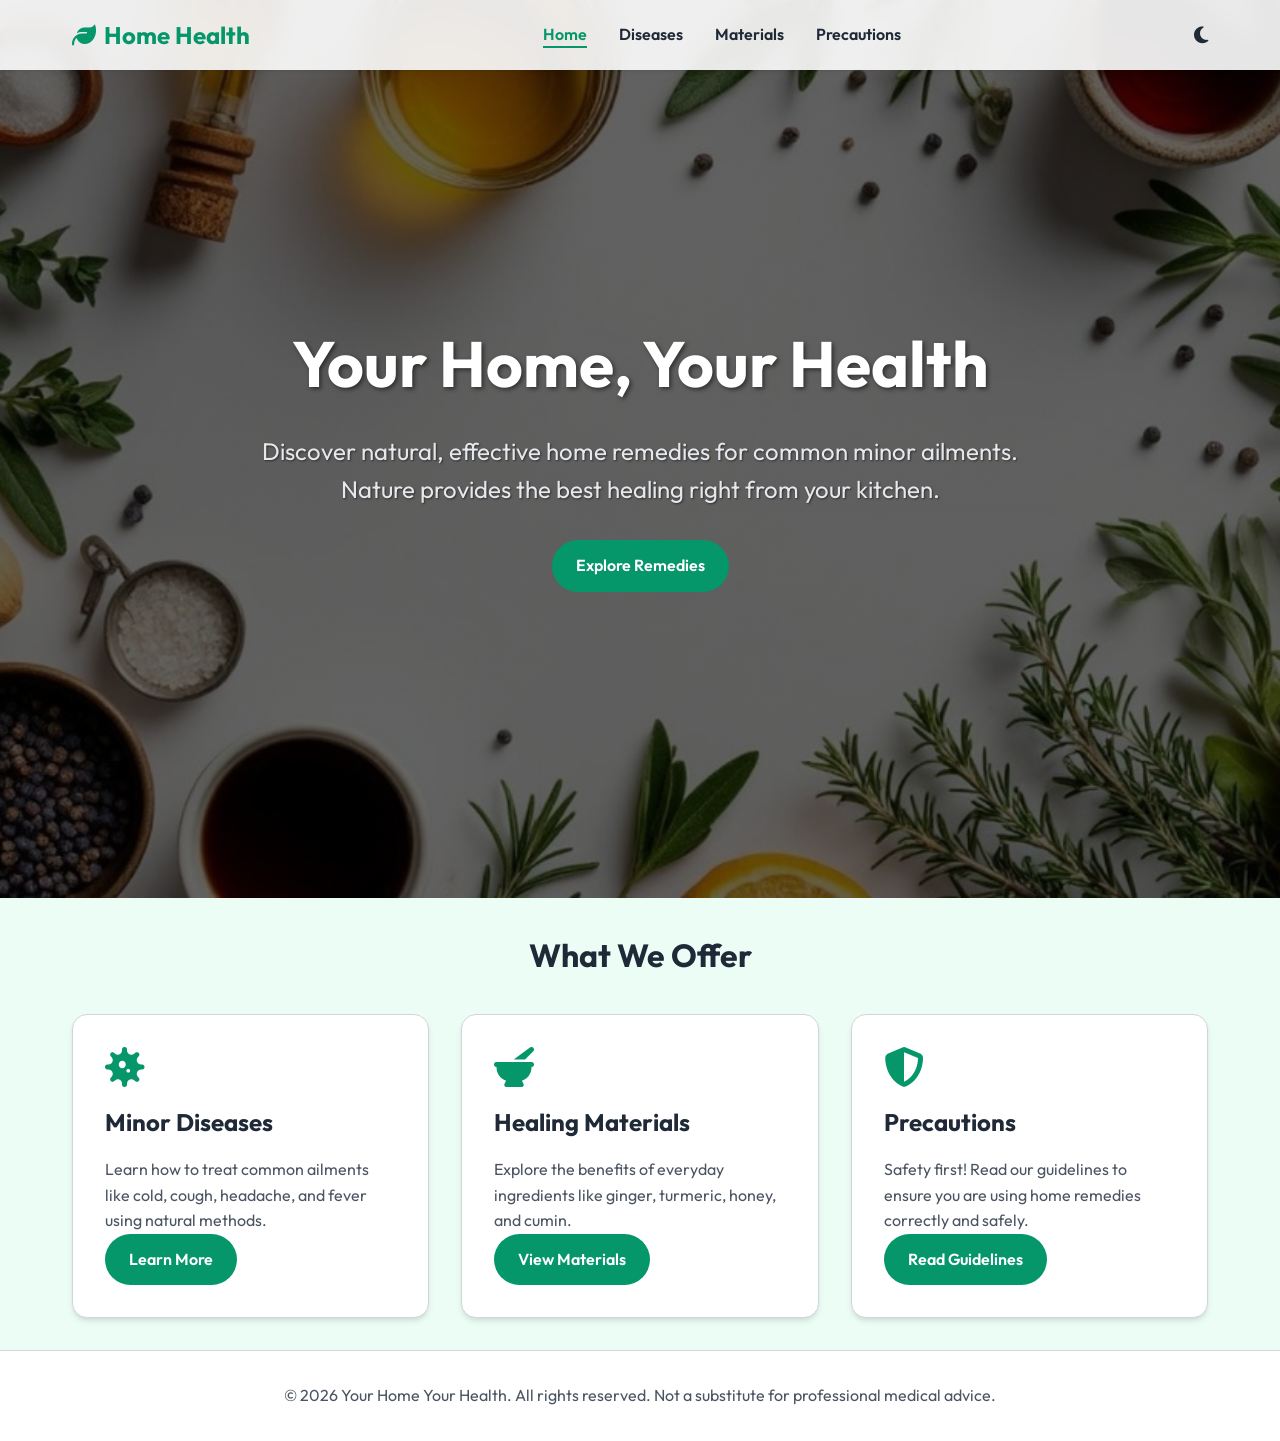
<file: index.html>
<!DOCTYPE html>
<html lang="en">
<head>
    <meta charset="UTF-8">
    <meta name="viewport" content="width=device-width, initial-scale=1.0">
    <title>Your Home Your Health | Home Remedies</title>
    <meta name="description" content="Discover natural home remedies for minor diseases and tips for a healthier life.">
    <link rel="stylesheet" href="style.css">
</head>
<body>

    <header>
        <nav>
            <a href="index.html" class="logo">
                <i class="fa-solid fa-leaf"></i> Home Health
            </a>
            <ul class="nav-links">
                <li><a href="index.html" class="active">Home</a></li>
                <li><a href="diseases.html">Diseases</a></li>
                <li><a href="materials.html">Materials</a></li>
                <li><a href="precautions.html">Precautions</a></li>
            </ul>
            <button class="theme-switch" aria-label="Toggle Dark Mode">
                <i class="fa-solid fa-moon"></i>
            </button>
            <button class="menu-toggle" aria-label="Toggle Mobile Menu">
                <i class="fa-solid fa-bars"></i>
            </button>
        </nav>
    </header>

    <section class="hero animate-in">
        <h1>Your Home, Your Health</h1>
        <p>Discover natural, effective home remedies for common minor ailments. Nature provides the best healing right from your kitchen.</p>
        <a href="diseases.html" class="btn">Explore Remedies</a>
    </section>

    <main>
        <section class="animate-in" style="animation-delay: 0.2s;">
            <h2 class="section-title">What We Offer</h2>
            <div class="grid">
                <div class="card">
                    <i class="fa-solid fa-virus card-icon"></i>
                    <h3>Minor Diseases</h3>
                    <p>Learn how to treat common ailments like cold, cough, headache, and fever using natural methods.</p>
                    <a href="diseases.html" class="btn" style="margin-top: auto; align-self: flex-start;">Learn More</a>
                </div>
                <div class="card">
                    <i class="fa-solid fa-mortar-pestle card-icon"></i>
                    <h3>Healing Materials</h3>
                    <p>Explore the benefits of everyday ingredients like ginger, turmeric, honey, and cumin.</p>
                    <a href="materials.html" class="btn" style="margin-top: auto; align-self: flex-start;">View Materials</a>
                </div>
                <div class="card">
                    <i class="fa-solid fa-shield-halved card-icon"></i>
                    <h3>Precautions</h3>
                    <p>Safety first! Read our guidelines to ensure you are using home remedies correctly and safely.</p>
                    <a href="precautions.html" class="btn" style="margin-top: auto; align-self: flex-start;">Read Guidelines</a>
                </div>
            </div>
        </section>
    </main>

    <footer>
        <p>&copy; 2026 Your Home Your Health. All rights reserved. Not a substitute for professional medical advice.</p>
    </footer>

    <script src="script.js"></script>
</body>
</html>
</file>
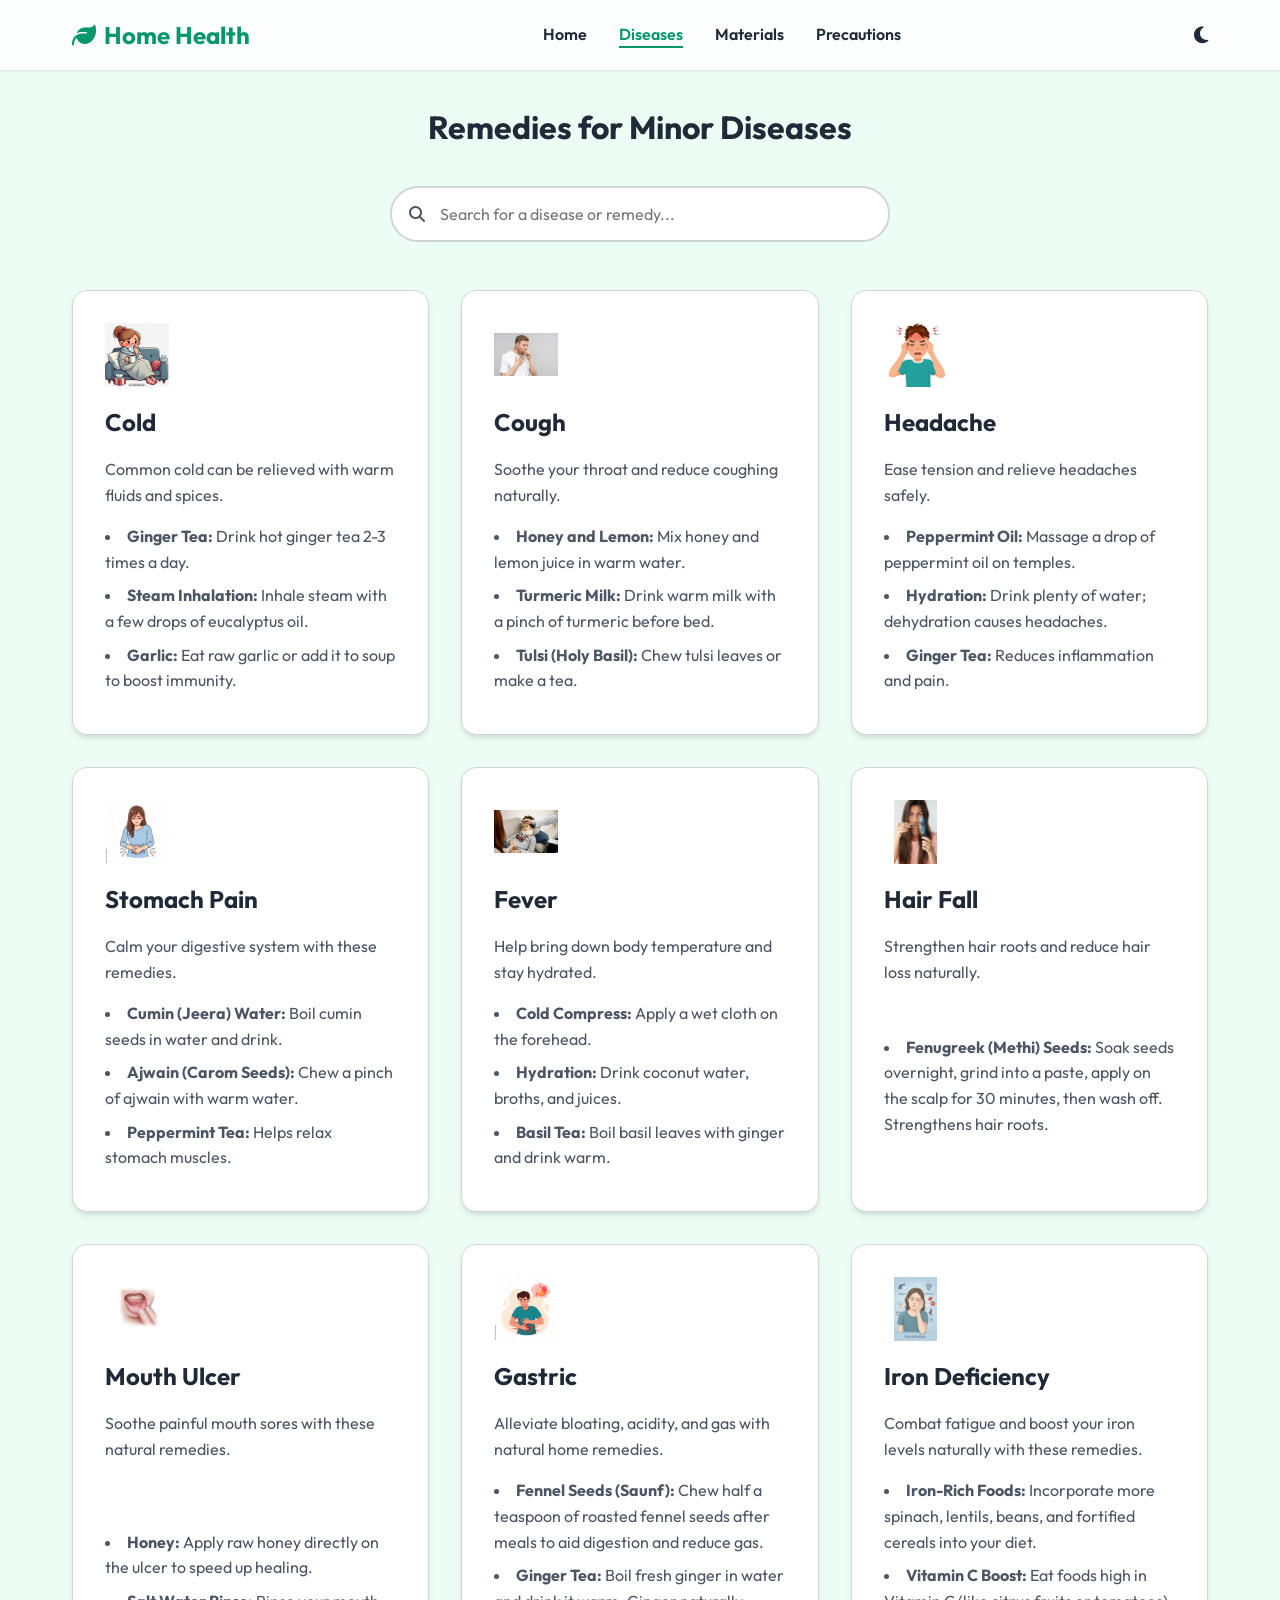
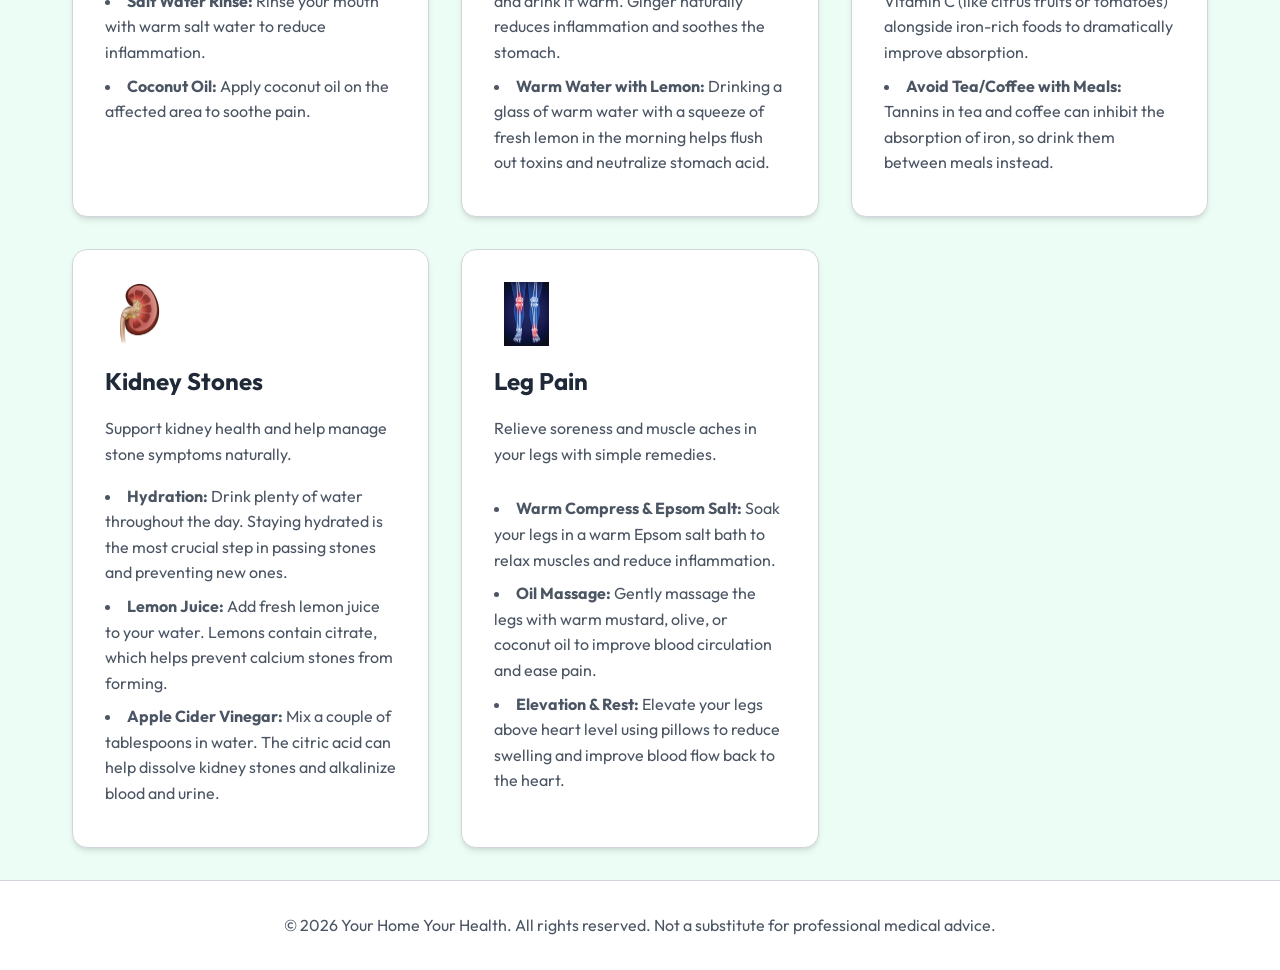
<file: diseases.html>
<!DOCTYPE html>
<html lang="en">

<head>
    <meta charset="UTF-8">
    <meta name="viewport" content="width=device-width, initial-scale=1.0">
    <title>Minor Diseases & Remedies | Your Home Your Health</title>
    <meta name="description" content="Find natural home remedies for cold, cough, headache, stomach pain, and fever.">
    <link rel="stylesheet" href="style.css">
</head>

<body>

    <header>
        <nav>
            <a href="index.html" class="logo">
                <i class="fa-solid fa-leaf"></i> Home Health
            </a>
            <ul class="nav-links">
                <li><a href="index.html">Home</a></li>
                <li><a href="diseases.html" class="active">Diseases</a></li>
                <li><a href="materials.html">Materials</a></li>
                <li><a href="precautions.html">Precautions</a></li>
            </ul>
            <button class="theme-switch" aria-label="Toggle Dark Mode">
                <i class="fa-solid fa-moon"></i>
            </button>
            <button class="menu-toggle" aria-label="Toggle Mobile Menu">
                <i class="fa-solid fa-bars"></i>
            </button>
        </nav>
    </header>

    <main>
        <h1 class="section-title animate-in">Remedies for Minor Diseases</h1>

        <div class="search-container animate-in">
            <i class="fa-solid fa-search"></i>
            <input type="text" id="searchInput" placeholder="Search for a disease or remedy...">
        </div>

        <div class="grid animate-in" style="animation-delay: 0.2s;">
            <!-- Cold -->
            <div class="card">
                <img src="cold.jpg" alt="Cold" class="card-img">
                <h3>Cold</h3>
                <p>Common cold can be relieved with warm fluids and spices.</p>
                <ul>
                    <li><strong>Ginger Tea:</strong> Drink hot ginger tea 2-3 times a day.</li>
                    <li><strong>Steam Inhalation:</strong> Inhale steam with a few drops of eucalyptus oil.</li>
                    <li><strong>Garlic:</strong> Eat raw garlic or add it to soup to boost immunity.</li>
                </ul>
            </div>

            <!-- Cough -->
            <div class="card">
                <img src="cough.jpg" alt="Cough" class="card-img">
                <h3>Cough</h3>
                <p>Soothe your throat and reduce coughing naturally.</p>
                <ul>
                    <li><strong>Honey and Lemon:</strong> Mix honey and lemon juice in warm water.</li>
                    <li><strong>Turmeric Milk:</strong> Drink warm milk with a pinch of turmeric before bed.</li>
                    <li><strong>Tulsi (Holy Basil):</strong> Chew tulsi leaves or make a tea.</li>
                </ul>
            </div>

            <!-- Headache -->
            <div class="card">
                <img src="headache.jpg" alt="Headache" class="card-img">
                <h3>Headache</h3>
                <p>Ease tension and relieve headaches safely.</p>
                <ul>
                    <li><strong>Peppermint Oil:</strong> Massage a drop of peppermint oil on temples.</li>
                    <li><strong>Hydration:</strong> Drink plenty of water; dehydration causes headaches.</li>
                    <li><strong>Ginger Tea:</strong> Reduces inflammation and pain.</li>
                </ul>
            </div>

            <!-- Stomach Pain -->
            <div class="card">
                <img src="stomach.jpg" alt="Stomach Pain" class="card-img">
                <h3>Stomach Pain</h3>
                <p>Calm your digestive system with these remedies.</p>
                <ul>
                    <li><strong>Cumin (Jeera) Water:</strong> Boil cumin seeds in water and drink.</li>
                    <li><strong>Ajwain (Carom Seeds):</strong> Chew a pinch of ajwain with warm water.</li>
                    <li><strong>Peppermint Tea:</strong> Helps relax stomach muscles.</li>
                </ul>
            </div>

            <!-- Fever -->
            <div class="card">
                <img src="fever.jpg" alt="Fever" class="card-img">
                <h3>Fever</h3>
                <p>Help bring down body temperature and stay hydrated.</p>
                <ul>
                    <li><strong>Cold Compress:</strong> Apply a wet cloth on the forehead.</li>
                    <li><strong>Hydration:</strong> Drink coconut water, broths, and juices.</li>
                    <li><strong>Basil Tea:</strong> Boil basil leaves with ginger and drink warm.</li>
                </ul>
            </div>

            <!-- Hair Fall -->
            <div class="card">
                <img src="hairfall.jpg" alt="Hair Fall" class="card-img">
                <h3>Hair Fall</h3>
                <p>Strengthen hair roots and reduce hair loss naturally.</p>
                <ul>
                    <li><strong>Fenugreek (Methi) Seeds:</strong> Soak seeds overnight, grind into a paste, apply on the
                        scalp for 30 minutes, then wash off. Strengthens hair roots.</li>
                </ul>
            </div>

            <!-- Mouth Ulcer -->
            <div class="card">
                <img src="mouthulcer.jpg" alt="Mouth Ulcer" class="card-img">
                <h3>Mouth Ulcer</h3>
                <p>Soothe painful mouth sores with these natural remedies.</p>
                <ul>
                    <li><strong>Honey:</strong> Apply raw honey directly on the ulcer to speed up healing.</li>
                    <li><strong>Salt Water Rinse:</strong> Rinse your mouth with warm salt water to reduce inflammation.
                    </li>
                    <li><strong>Coconut Oil:</strong> Apply coconut oil on the affected area to soothe pain.</li>
                </ul>
            </div>

            <!-- Gastric Issues -->
            <div class="card">
                <img src="gastric.jpg" alt="Gastric Issues" class="card-img">
                <h3>Gastric</h3>
                <p>Alleviate bloating, acidity, and gas with natural home remedies.</p>
                <ul>
                    <li><strong>Fennel Seeds (Saunf):</strong> Chew half a teaspoon of roasted fennel seeds after meals
                        to aid digestion and reduce gas.</li>
                    <li><strong>Ginger Tea:</strong> Boil fresh ginger in water and drink it warm. Ginger naturally
                        reduces inflammation and soothes the stomach.</li>
                    <li><strong>Warm Water with Lemon:</strong> Drinking a glass of warm water with a squeeze of fresh
                        lemon in the morning helps flush out toxins and neutralize stomach acid.</li>
                </ul>
            </div>

            <!-- Iron Deficiency -->
            <div class="card">
                <img src="iron_deficiency.jpg" alt="Iron Deficiency" class="card-img">
                <h3>Iron Deficiency</h3>
                <p>Combat fatigue and boost your iron levels naturally with these remedies.</p>
                <ul>
                    <li><strong>Iron-Rich Foods:</strong> Incorporate more spinach, lentils, beans, and fortified cereals into your diet.</li>
                    <li><strong>Vitamin C Boost:</strong> Eat foods high in Vitamin C (like citrus fruits or tomatoes) alongside iron-rich foods to dramatically improve absorption.</li>
                    <li><strong>Avoid Tea/Coffee with Meals:</strong> Tannins in tea and coffee can inhibit the absorption of iron, so drink them between meals instead.</li>
                </ul>
            </div>

            <!-- Kidney Stones -->
            <div class="card">
                <img src="kidney_stones.jpg" alt="Kidney Stones" class="card-img">
                <h3>Kidney Stones</h3>
                <p>Support kidney health and help manage stone symptoms naturally.</p>
                <ul>
                    <li><strong>Hydration:</strong> Drink plenty of water throughout the day. Staying hydrated is the most crucial step in passing stones and preventing new ones.</li>
                    <li><strong>Lemon Juice:</strong> Add fresh lemon juice to your water. Lemons contain citrate, which helps prevent calcium stones from forming.</li>
                    <li><strong>Apple Cider Vinegar:</strong> Mix a couple of tablespoons in water. The citric acid can help dissolve kidney stones and alkalinize blood and urine.</li>
                </ul>
            </div>

            <!-- Leg Pain -->
            <div class="card">
                <img src="leg_pain.jpg" alt="Leg Pain" class="card-img">
                <h3>Leg Pain</h3>
                <p>Relieve soreness and muscle aches in your legs with simple remedies.</p>
                <ul>
                    <li><strong>Warm Compress & Epsom Salt:</strong> Soak your legs in a warm Epsom salt bath to relax muscles and reduce inflammation.</li>
                    <li><strong>Oil Massage:</strong> Gently massage the legs with warm mustard, olive, or coconut oil to improve blood circulation and ease pain.</li>
                    <li><strong>Elevation & Rest:</strong> Elevate your legs above heart level using pillows to reduce swelling and improve blood flow back to the heart.</li>
                </ul>
            </div>
        </div>
    </main>

    <footer>
        <p>&copy; 2026 Your Home Your Health. All rights reserved. Not a substitute for professional medical advice.</p>
    </footer>

    <script src="script.js"></script>
</body>

</html>
</file>
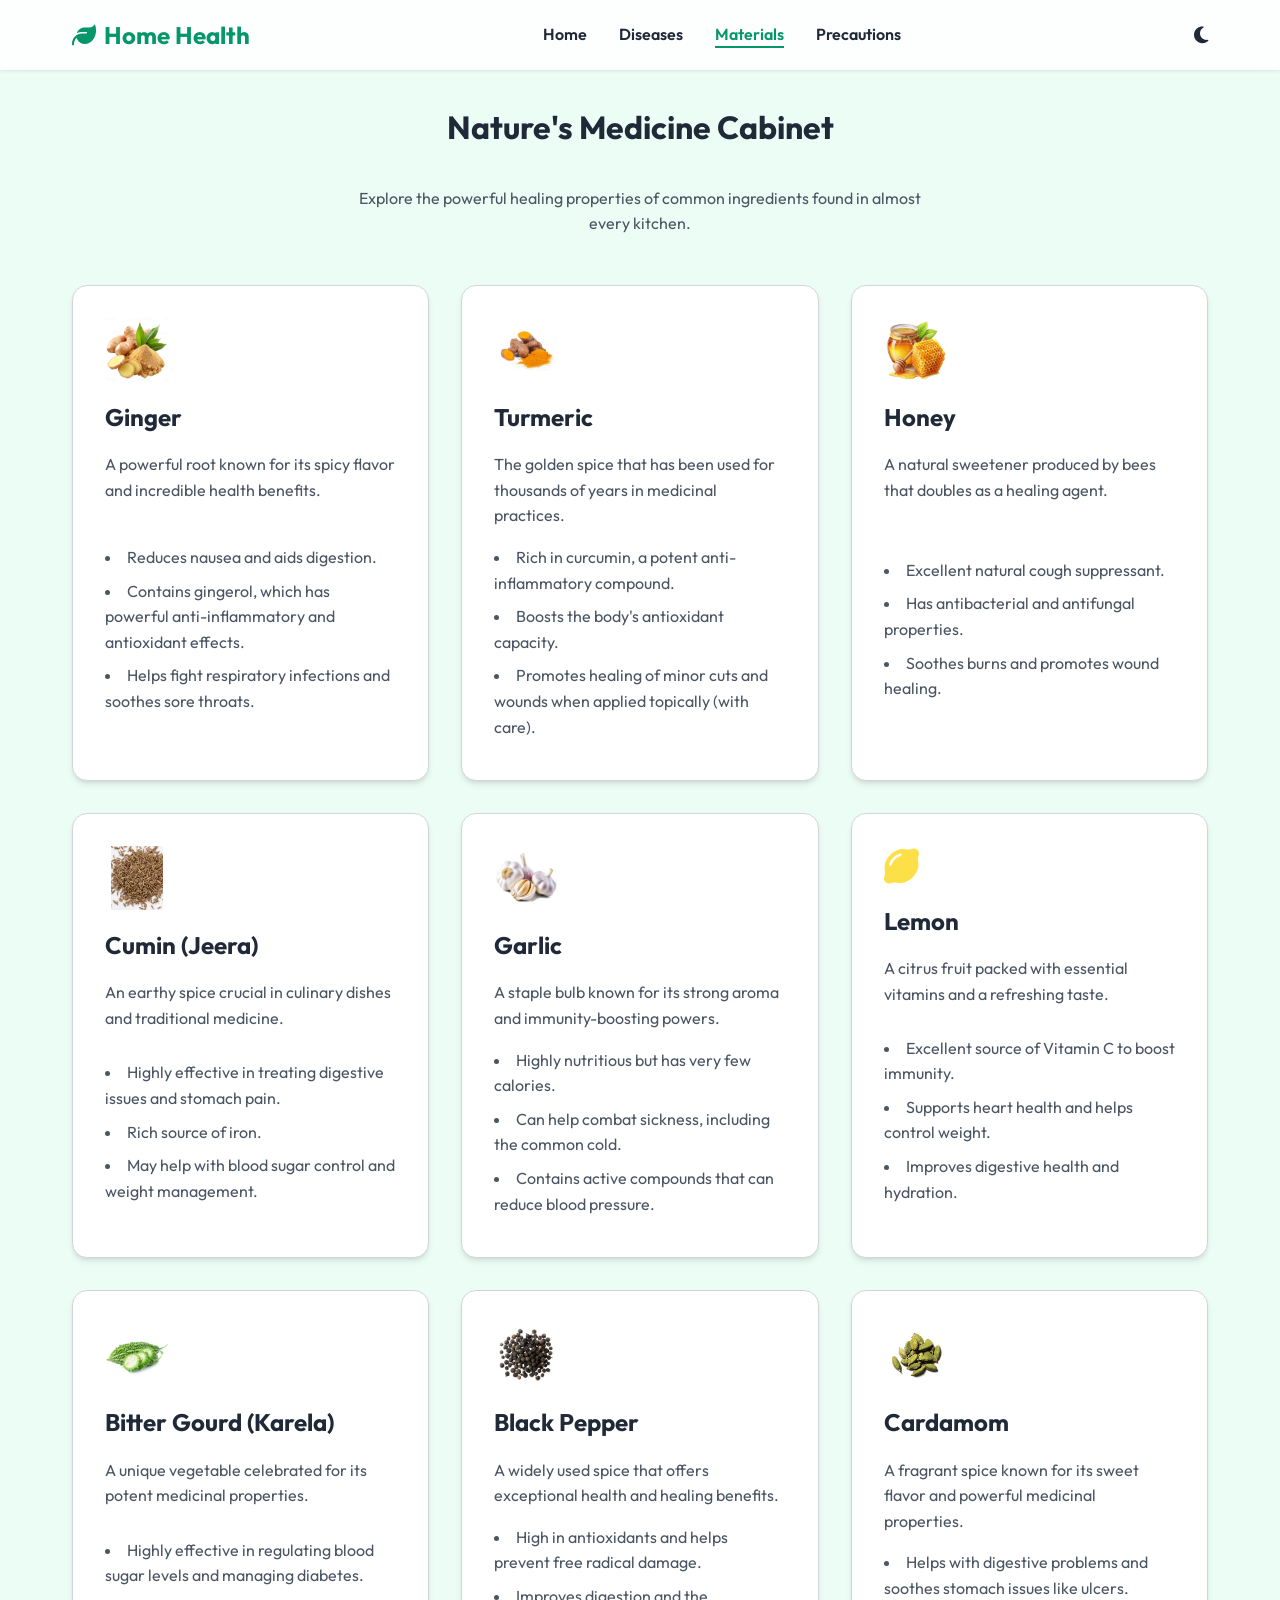
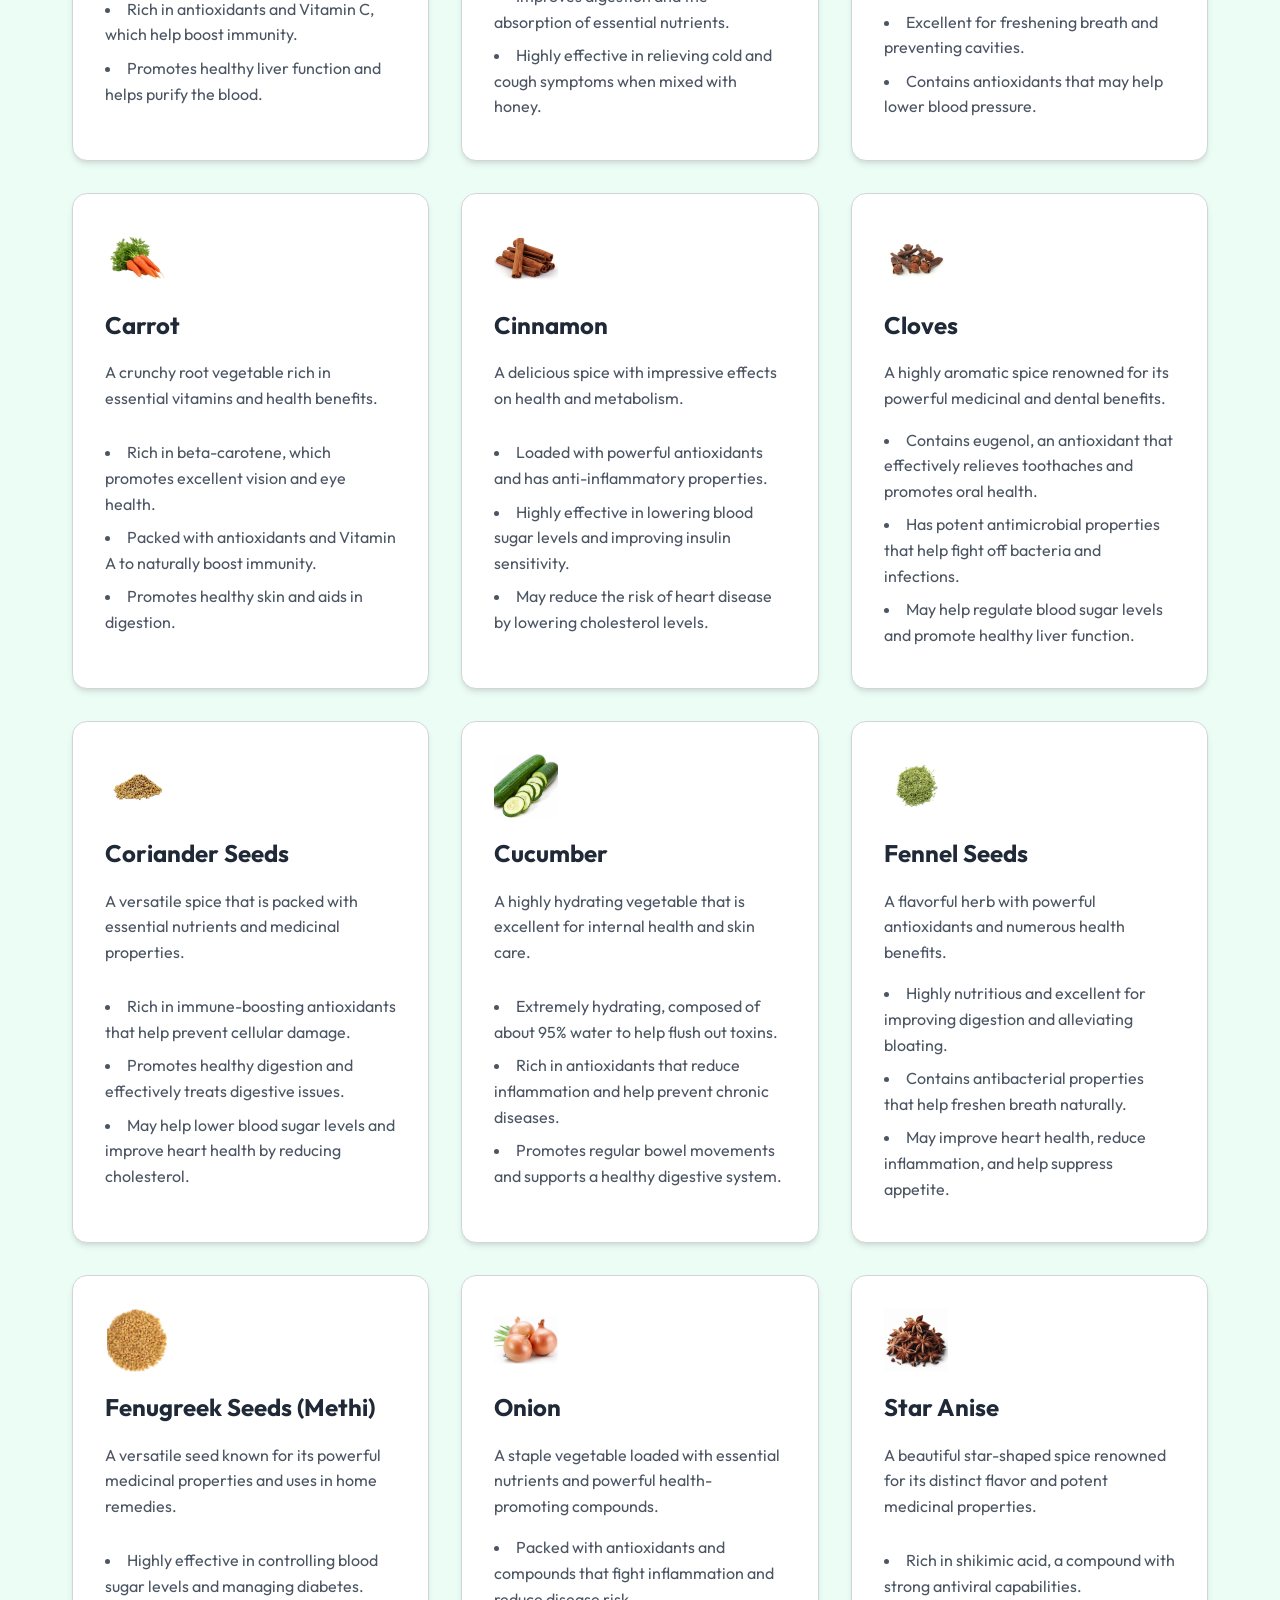
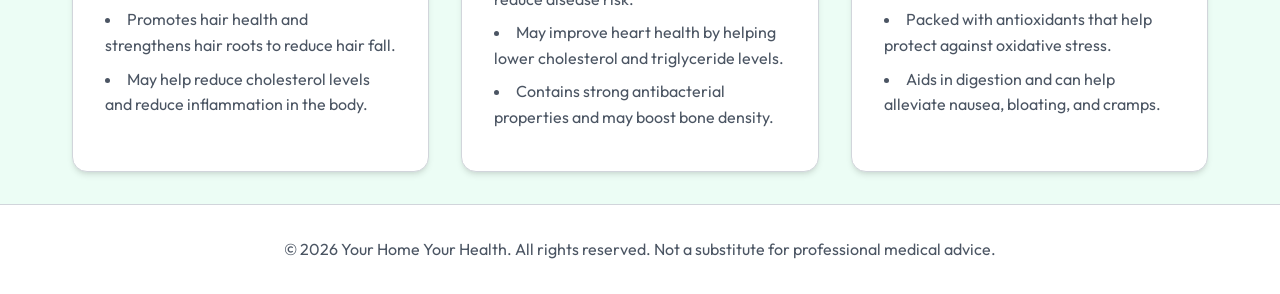
<file: materials.html>
<!DOCTYPE html>
<html lang="en">

<head>
    <meta charset="UTF-8">
    <meta name="viewport" content="width=device-width, initial-scale=1.0">
    <title>Healing Materials | Your Home Your Health</title>
    <meta name="description"
        content="Discover the benefits of common household materials like ginger, turmeric, and honey.">
    <link rel="stylesheet" href="style.css">
</head>

<body>

    <header>
        <nav>
            <a href="index.html" class="logo">
                <i class="fa-solid fa-leaf"></i> Home Health
            </a>
            <ul class="nav-links">
                <li><a href="index.html">Home</a></li>
                <li><a href="diseases.html">Diseases</a></li>
                <li><a href="materials.html" class="active">Materials</a></li>
                <li><a href="precautions.html">Precautions</a></li>
            </ul>
            <button class="theme-switch" aria-label="Toggle Dark Mode">
                <i class="fa-solid fa-moon"></i>
            </button>
            <button class="menu-toggle" aria-label="Toggle Mobile Menu">
                <i class="fa-solid fa-bars"></i>
            </button>
        </nav>
    </header>

    <main>
        <h1 class="section-title animate-in">Nature's Medicine Cabinet</h1>
        <p style="text-align: center; max-width: 600px; margin: 0 auto 3rem; color: var(--text-muted);"
            class="animate-in">Explore the powerful healing properties of common ingredients found in almost every
            kitchen.</p>

        <div class="grid animate-in" style="animation-delay: 0.2s;">
            <!-- Ginger -->
            <div class="card">
                <img src="ginger.jpg" alt="Ginger" class="card-img">
                <h3>Ginger</h3>
                <p>A powerful root known for its spicy flavor and incredible health benefits.</p>
                <ul>
                    <li>Reduces nausea and aids digestion.</li>
                    <li>Contains gingerol, which has powerful anti-inflammatory and antioxidant effects.</li>
                    <li>Helps fight respiratory infections and soothes sore throats.</li>
                </ul>
            </div>

            <!-- Turmeric -->
            <div class="card">
                <img src="turmeric.jpg" alt="Turmeric" class="card-img">
                <h3>Turmeric</h3>
                <p>The golden spice that has been used for thousands of years in medicinal practices.</p>
                <ul>
                    <li>Rich in curcumin, a potent anti-inflammatory compound.</li>
                    <li>Boosts the body's antioxidant capacity.</li>
                    <li>Promotes healing of minor cuts and wounds when applied topically (with care).</li>
                </ul>
            </div>

            <!-- Honey -->
            <div class="card">
                <img src="honey.jpg" alt="Honey" class="card-img">
                <h3>Honey</h3>
                <p>A natural sweetener produced by bees that doubles as a healing agent.</p>
                <ul>
                    <li>Excellent natural cough suppressant.</li>
                    <li>Has antibacterial and antifungal properties.</li>
                    <li>Soothes burns and promotes wound healing.</li>
                </ul>
            </div>

            <!-- Cumin (Jeera) -->
            <div class="card">
                <img src="cumin.jpg" alt="Cumin (Jeera)" class="card-img">
                <h3>Cumin (Jeera)</h3>
                <p>An earthy spice crucial in culinary dishes and traditional medicine.</p>
                <ul>
                    <li>Highly effective in treating digestive issues and stomach pain.</li>
                    <li>Rich source of iron.</li>
                    <li>May help with blood sugar control and weight management.</li>
                </ul>
            </div>

            <!-- Garlic -->
            <div class="card">
                <img src="garlic.jpg" alt="Garlic" class="card-img">
                <h3>Garlic</h3>
                <p>A staple bulb known for its strong aroma and immunity-boosting powers.</p>
                <ul>
                    <li>Highly nutritious but has very few calories.</li>
                    <li>Can help combat sickness, including the common cold.</li>
                    <li>Contains active compounds that can reduce blood pressure.</li>
                </ul>
            </div>

            <!-- Lemon -->
            <div class="card">
                <i class="fa-solid fa-lemon card-icon" style="color: #fde047;"></i>
                <h3>Lemon</h3>
                <p>A citrus fruit packed with essential vitamins and a refreshing taste.</p>
                <ul>
                    <li>Excellent source of Vitamin C to boost immunity.</li>
                    <li>Supports heart health and helps control weight.</li>
                    <li>Improves digestive health and hydration.</li>
                </ul>
            </div>

            <!-- Bitter Gourd (Karela) -->
            <div class="card">
                <img src="bittergourd.jpg" alt="Bitter Gourd (Karela)" class="card-img">
                <h3>Bitter Gourd (Karela)</h3>
                <p>A unique vegetable celebrated for its potent medicinal properties.</p>
                <ul>
                    <li>Highly effective in regulating blood sugar levels and managing diabetes.</li>
                    <li>Rich in antioxidants and Vitamin C, which help boost immunity.</li>
                    <li>Promotes healthy liver function and helps purify the blood.</li>
                </ul>
            </div>

            <!-- Black Pepper -->
            <div class="card">
                <img src="black_pepper.jpg" alt="Black Pepper" class="card-img">
                <h3>Black Pepper</h3>
                <p>A widely used spice that offers exceptional health and healing benefits.</p>
                <ul>
                    <li>High in antioxidants and helps prevent free radical damage.</li>
                    <li>Improves digestion and the absorption of essential nutrients.</li>
                    <li>Highly effective in relieving cold and cough symptoms when mixed with honey.</li>
                </ul>
            </div>

            <!-- Cardamom -->
            <div class="card">
                <img src="cardamom.jpg" alt="Cardamom" class="card-img">
                <h3>Cardamom</h3>
                <p>A fragrant spice known for its sweet flavor and powerful medicinal properties.</p>
                <ul>
                    <li>Helps with digestive problems and soothes stomach issues like ulcers.</li>
                    <li>Excellent for freshening breath and preventing cavities.</li>
                    <li>Contains antioxidants that may help lower blood pressure.</li>
                </ul>
            </div>

            <!-- Carrot -->
            <div class="card">
                <img src="carrot.jpg" alt="Carrot" class="card-img">
                <h3>Carrot</h3>
                <p>A crunchy root vegetable rich in essential vitamins and health benefits.</p>
                <ul>
                    <li>Rich in beta-carotene, which promotes excellent vision and eye health.</li>
                    <li>Packed with antioxidants and Vitamin A to naturally boost immunity.</li>
                    <li>Promotes healthy skin and aids in digestion.</li>
                </ul>
            </div>

            <!-- Cinnamon -->
            <div class="card">
                <img src="cinnamon.jpg" alt="Cinnamon" class="card-img">
                <h3>Cinnamon</h3>
                <p>A delicious spice with impressive effects on health and metabolism.</p>
                <ul>
                    <li>Loaded with powerful antioxidants and has anti-inflammatory properties.</li>
                    <li>Highly effective in lowering blood sugar levels and improving insulin sensitivity.</li>
                    <li>May reduce the risk of heart disease by lowering cholesterol levels.</li>
                </ul>
            </div>

            <!-- Cloves -->
            <div class="card">
                <img src="cloves.jpg" alt="Cloves" class="card-img">
                <h3>Cloves</h3>
                <p>A highly aromatic spice renowned for its powerful medicinal and dental benefits.</p>
                <ul>
                    <li>Contains eugenol, an antioxidant that effectively relieves toothaches and promotes oral health.</li>
                    <li>Has potent antimicrobial properties that help fight off bacteria and infections.</li>
                    <li>May help regulate blood sugar levels and promote healthy liver function.</li>
                </ul>
            </div>

            <!-- Coriander Seeds -->
            <div class="card">
                <img src="coriander_seeds.jpg" alt="Coriander Seeds" class="card-img">
                <h3>Coriander Seeds</h3>
                <p>A versatile spice that is packed with essential nutrients and medicinal properties.</p>
                <ul>
                    <li>Rich in immune-boosting antioxidants that help prevent cellular damage.</li>
                    <li>Promotes healthy digestion and effectively treats digestive issues.</li>
                    <li>May help lower blood sugar levels and improve heart health by reducing cholesterol.</li>
                </ul>
            </div>

            <!-- Cucumber -->
            <div class="card">
                <img src="cucumber.jpg" alt="Cucumber" class="card-img">
                <h3>Cucumber</h3>
                <p>A highly hydrating vegetable that is excellent for internal health and skin care.</p>
                <ul>
                    <li>Extremely hydrating, composed of about 95% water to help flush out toxins.</li>
                    <li>Rich in antioxidants that reduce inflammation and help prevent chronic diseases.</li>
                    <li>Promotes regular bowel movements and supports a healthy digestive system.</li>
                </ul>
            </div>

            <!-- Fennel Seeds -->
            <div class="card">
                <img src="fennel_seeds.jpg" alt="Fennel Seeds" class="card-img">
                <h3>Fennel Seeds</h3>
                <p>A flavorful herb with powerful antioxidants and numerous health benefits.</p>
                <ul>
                    <li>Highly nutritious and excellent for improving digestion and alleviating bloating.</li>
                    <li>Contains antibacterial properties that help freshen breath naturally.</li>
                    <li>May improve heart health, reduce inflammation, and help suppress appetite.</li>
                </ul>
            </div>

            <!-- Fenugreek Seeds (Methi) -->
            <div class="card">
                <img src="fenugreek.jpg" alt="Fenugreek Seeds (Methi)" class="card-img">
                <h3>Fenugreek Seeds (Methi)</h3>
                <p>A versatile seed known for its powerful medicinal properties and uses in home remedies.</p>
                <ul>
                    <li>Highly effective in controlling blood sugar levels and managing diabetes.</li>
                    <li>Promotes hair health and strengthens hair roots to reduce hair fall.</li>
                    <li>May help reduce cholesterol levels and reduce inflammation in the body.</li>
                </ul>
            </div>

            <!-- Onion -->
            <div class="card">
                <img src="onion.jpg" alt="Onion" class="card-img">
                <h3>Onion</h3>
                <p>A staple vegetable loaded with essential nutrients and powerful health-promoting compounds.</p>
                <ul>
                    <li>Packed with antioxidants and compounds that fight inflammation and reduce disease risk.</li>
                    <li>May improve heart health by helping lower cholesterol and triglyceride levels.</li>
                    <li>Contains strong antibacterial properties and may boost bone density.</li>
                </ul>
            </div>

            <!-- Star Anise -->
            <div class="card">
                <img src="star_anise.jpg" alt="Star Anise" class="card-img">
                <h3>Star Anise</h3>
                <p>A beautiful star-shaped spice renowned for its distinct flavor and potent medicinal properties.</p>
                <ul>
                    <li>Rich in shikimic acid, a compound with strong antiviral capabilities.</li>
                    <li>Packed with antioxidants that help protect against oxidative stress.</li>
                    <li>Aids in digestion and can help alleviate nausea, bloating, and cramps.</li>
                </ul>
            </div>
        </div>
    </main>

    <footer>
        <p>&copy; 2026 Your Home Your Health. All rights reserved. Not a substitute for professional medical advice.</p>
    </footer>

    <script src="script.js"></script>
</body>

</html>
</file>
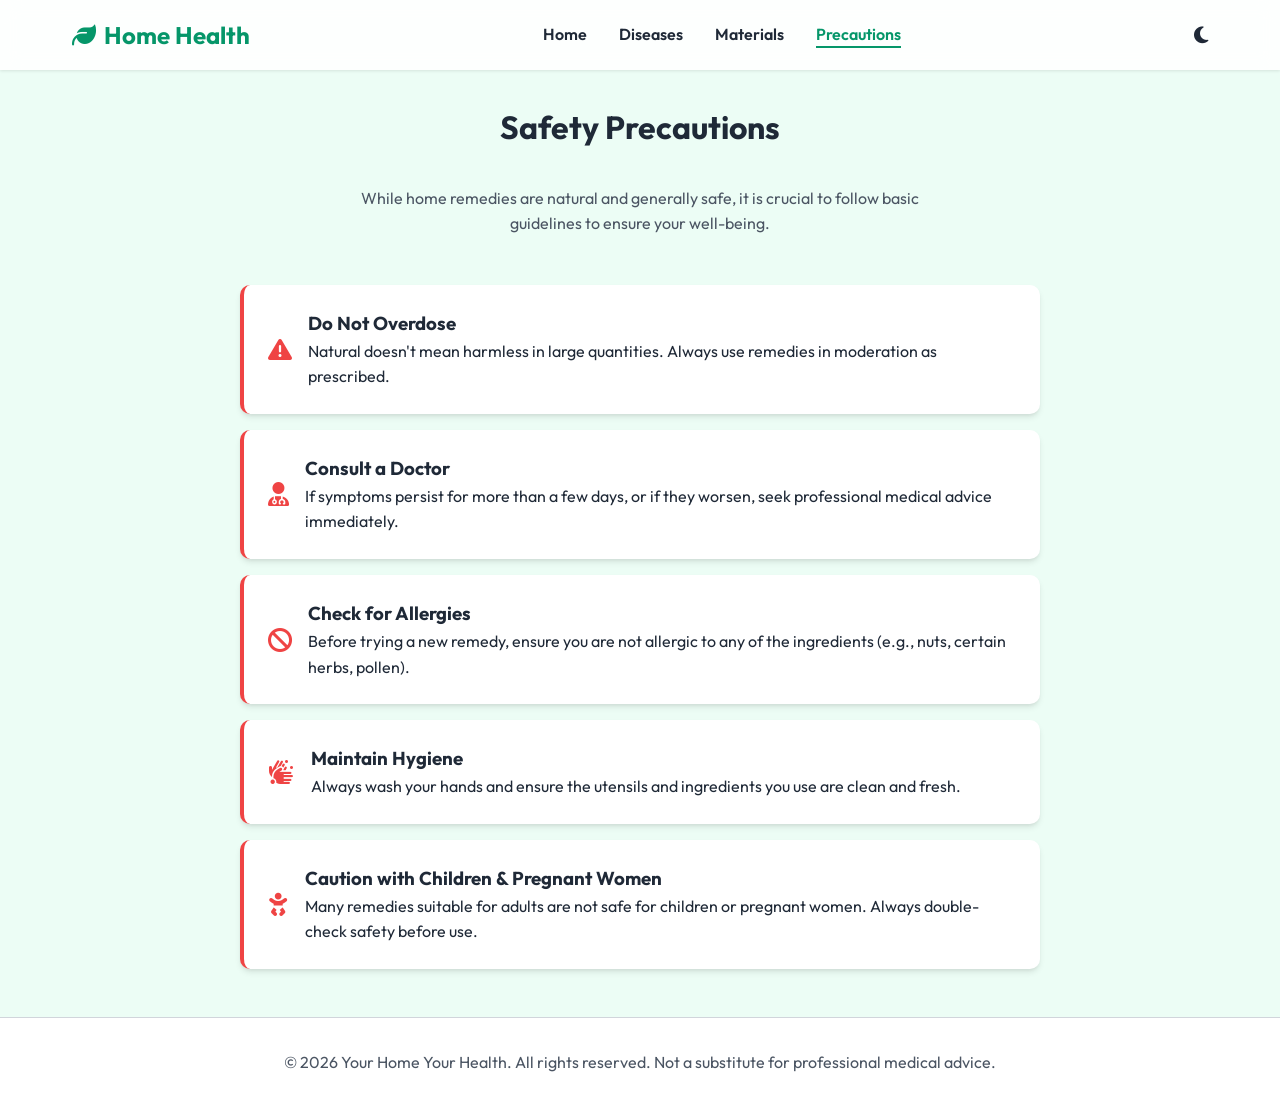
<file: precautions.html>
<!DOCTYPE html>
<html lang="en">
<head>
    <meta charset="UTF-8">
    <meta name="viewport" content="width=device-width, initial-scale=1.0">
    <title>Precautions | Your Home Your Health</title>
    <meta name="description" content="Important safety precautions when using home remedies.">
    <link rel="stylesheet" href="style.css">
</head>
<body>

    <header>
        <nav>
            <a href="index.html" class="logo">
                <i class="fa-solid fa-leaf"></i> Home Health
            </a>
            <ul class="nav-links">
                <li><a href="index.html">Home</a></li>
                <li><a href="diseases.html">Diseases</a></li>
                <li><a href="materials.html">Materials</a></li>
                <li><a href="precautions.html" class="active">Precautions</a></li>
            </ul>
            <button class="theme-switch" aria-label="Toggle Dark Mode">
                <i class="fa-solid fa-moon"></i>
            </button>
            <button class="menu-toggle" aria-label="Toggle Mobile Menu">
                <i class="fa-solid fa-bars"></i>
            </button>
        </nav>
    </header>

    <main>
        <h1 class="section-title animate-in">Safety Precautions</h1>
        <p style="text-align: center; max-width: 600px; margin: 0 auto 3rem; color: var(--text-muted);" class="animate-in">While home remedies are natural and generally safe, it is crucial to follow basic guidelines to ensure your well-being.</p>
        
        <ul class="precautions-list animate-in" style="animation-delay: 0.2s;">
            <li>
                <i class="fa-solid fa-triangle-exclamation"></i>
                <div>
                    <h3>Do Not Overdose</h3>
                    <p>Natural doesn't mean harmless in large quantities. Always use remedies in moderation as prescribed.</p>
                </div>
            </li>
            <li>
                <i class="fa-solid fa-user-doctor"></i>
                <div>
                    <h3>Consult a Doctor</h3>
                    <p>If symptoms persist for more than a few days, or if they worsen, seek professional medical advice immediately.</p>
                </div>
            </li>
            <li>
                <i class="fa-solid fa-ban"></i>
                <div>
                    <h3>Check for Allergies</h3>
                    <p>Before trying a new remedy, ensure you are not allergic to any of the ingredients (e.g., nuts, certain herbs, pollen).</p>
                </div>
            </li>
            <li>
                <i class="fa-solid fa-hands-bubbles"></i>
                <div>
                    <h3>Maintain Hygiene</h3>
                    <p>Always wash your hands and ensure the utensils and ingredients you use are clean and fresh.</p>
                </div>
            </li>
            <li>
                <i class="fa-solid fa-baby"></i>
                <div>
                    <h3>Caution with Children & Pregnant Women</h3>
                    <p>Many remedies suitable for adults are not safe for children or pregnant women. Always double-check safety before use.</p>
                </div>
            </li>
        </ul>
    </main>

    <footer>
        <p>&copy; 2026 Your Home Your Health. All rights reserved. Not a substitute for professional medical advice.</p>
    </footer>

    <script src="script.js"></script>
</body>
</html>
</file>
<file: style.css>
@import url('https://fonts.googleapis.com/css2?family=Outfit:wght@300;400;600;700&display=swap');
@import url('https://cdnjs.cloudflare.com/ajax/libs/font-awesome/6.4.0/css/all.min.css');

:root {
  /* Light Mode Colors */
  --primary-color: #059669; /* Emerald 600 */
  --primary-hover: #047857; /* Emerald 700 */
  --bg-color: #ecfdf5; /* Emerald 50 */
  --text-main: #1f2937; /* Gray 800 */
  --text-muted: #4b5563; /* Gray 600 */
  --card-bg: #ffffff;
  --border-color: #d1d5db;
  --header-bg: rgba(255, 255, 255, 0.9);
  --shadow: 0 4px 6px -1px rgba(0, 0, 0, 0.1), 0 2px 4px -1px rgba(0, 0, 0, 0.06);
  --shadow-hover: 0 10px 15px -3px rgba(0, 0, 0, 0.1), 0 4px 6px -2px rgba(0, 0, 0, 0.05);
}

[data-theme="dark"] {
  /* Dark Mode Colors */
  --primary-color: #10b981; /* Emerald 500 */
  --primary-hover: #34d399; /* Emerald 400 */
  --bg-color: #111827; /* Gray 900 */
  --text-main: #f9fafb; /* Gray 50 */
  --text-muted: #d1d5db; /* Gray 300 */
  --card-bg: #1f2937; /* Gray 800 */
  --border-color: #374151; /* Gray 700 */
  --header-bg: rgba(31, 41, 55, 0.9);
  --shadow: 0 4px 6px -1px rgba(0, 0, 0, 0.5);
  --shadow-hover: 0 10px 15px -3px rgba(0, 0, 0, 0.7);
}

* {
  margin: 0;
  padding: 0;
  box-sizing: border-box;
  font-family: 'Outfit', sans-serif;
}

body {
  background-color: var(--bg-color);
  color: var(--text-main);
  line-height: 1.6;
  transition: background-color 0.3s ease, color 0.3s ease;
  min-height: 100vh;
  display: flex;
  flex-direction: column;
}

/* Header & Navigation */
header {
  background-color: var(--header-bg);
  backdrop-filter: blur(10px);
  position: sticky;
  top: 0;
  z-index: 1000;
  box-shadow: 0 1px 3px 0 rgba(0, 0, 0, 0.1);
  transition: background-color 0.3s ease;
}

nav {
  max-width: 1200px;
  margin: 0 auto;
  padding: 1rem 2rem;
  display: flex;
  justify-content: space-between;
  align-items: center;
}

.logo {
  font-size: 1.5rem;
  font-weight: 700;
  color: var(--primary-color);
  text-decoration: none;
  display: flex;
  align-items: center;
  gap: 0.5rem;
}

.nav-links {
  display: flex;
  list-style: none;
  gap: 2rem;
  align-items: center;
}

.nav-links a {
  text-decoration: none;
  color: var(--text-main);
  font-weight: 600;
  transition: color 0.2s ease;
  position: relative;
}

.nav-links a::after {
  content: '';
  position: absolute;
  width: 0;
  height: 2px;
  bottom: -4px;
  left: 0;
  background-color: var(--primary-color);
  transition: width 0.3s ease;
}

.nav-links a:hover {
  color: var(--primary-color);
}

.nav-links a:hover::after, .nav-links a.active::after {
  width: 100%;
}

.nav-links a.active {
  color: var(--primary-color);
}

/* Dark Mode Toggle */
.theme-switch {
  background: none;
  border: none;
  color: var(--text-main);
  font-size: 1.2rem;
  cursor: pointer;
  transition: color 0.2s;
}

.theme-switch:hover {
  color: var(--primary-color);
}

/* Mobile Menu Button */
.menu-toggle {
  display: none;
  background: none;
  border: none;
  color: var(--text-main);
  font-size: 1.5rem;
  cursor: pointer;
}

/* Main Content */
main {
  flex: 1;
  max-width: 1200px;
  margin: 0 auto;
  padding: 2rem;
  width: 100%;
}

/* Hero Section */
.hero {
  text-align: center;
  padding: 4rem 1rem;
  background-image: linear-gradient(rgba(0, 0, 0, 0.6), rgba(0, 0, 0, 0.6)), url('hero.jpg');
  background-size: cover;
  background-position: center;
  background-attachment: fixed;
  display: flex;
  flex-direction: column;
  justify-content: center;
  align-items: center;
  min-height: 100vh;
  width: 100%;
  margin-top: -72px; /* Offset for header height assuming it's around 72px */
  padding-top: 72px;
}

.hero h1 {
  font-size: 4rem;
  margin-bottom: 1rem;
  color: #ffffff;
  text-shadow: 2px 2px 4px rgba(0,0,0,0.5);
}

.hero p {
  font-size: 1.5rem;
  color: #e5e7eb;
  max-width: 800px;
  margin: 0 auto 2rem;
  text-shadow: 1px 1px 2px rgba(0,0,0,0.5);
}

.btn {
  display: inline-block;
  padding: 0.8rem 1.5rem;
  background-color: var(--primary-color);
  color: white;
  text-decoration: none;
  border-radius: 30px;
  font-weight: 600;
  transition: background-color 0.3s, transform 0.2s;
  border: none;
  cursor: pointer;
}

.btn:hover {
  background-color: var(--primary-hover);
  transform: translateY(-2px);
}

/* Features/Cards */
.section-title {
  text-align: center;
  font-size: 2rem;
  margin-bottom: 2rem;
  color: var(--text-main);
}

.grid {
  display: grid;
  grid-template-columns: repeat(auto-fit, minmax(300px, 1fr));
  gap: 2rem;
}

.card {
  background-color: var(--card-bg);
  border-radius: 15px;
  padding: 2rem;
  box-shadow: var(--shadow);
  transition: transform 0.3s ease, box-shadow 0.3s ease;
  border: 1px solid var(--border-color);
  display: flex;
  flex-direction: column;
}

.card:hover {
  transform: translateY(-5px);
  box-shadow: var(--shadow-hover);
}

.card-icon {
  font-size: 2.5rem;
  color: var(--primary-color);
  margin-bottom: 1rem;
}

.card-img {
  width: 64px;
  height: 64px;
  object-fit: contain;
  margin-bottom: 1rem;
}

.card h3 {
  font-size: 1.5rem;
  margin-bottom: 1rem;
  color: var(--text-main);
}

.card p, .card ul {
  color: var(--text-muted);
  flex-grow: 1;
}

.card ul {
  list-style-position: inside;
  margin-top: 1rem;
}

.card ul li {
  margin-bottom: 0.5rem;
}

/* Search Bar */
.search-container {
  max-width: 500px;
  margin: 0 auto 3rem;
  position: relative;
}

.search-container input {
  width: 100%;
  padding: 1rem 1rem 1rem 3rem;
  border-radius: 30px;
  border: 2px solid var(--border-color);
  background-color: var(--card-bg);
  color: var(--text-main);
  font-size: 1rem;
  outline: none;
  transition: border-color 0.3s;
}

.search-container input:focus {
  border-color: var(--primary-color);
}

.search-container i {
  position: absolute;
  left: 1.2rem;
  top: 50%;
  transform: translateY(-50%);
  color: var(--text-muted);
}

/* Contact Form */
.contact-form {
  max-width: 600px;
  margin: 0 auto;
  background-color: var(--card-bg);
  padding: 2rem;
  border-radius: 15px;
  box-shadow: var(--shadow);
  border: 1px solid var(--border-color);
}

.form-group {
  margin-bottom: 1.5rem;
}

.form-group label {
  display: block;
  margin-bottom: 0.5rem;
  font-weight: 600;
}

.form-group input, .form-group textarea {
  width: 100%;
  padding: 0.8rem;
  border-radius: 8px;
  border: 1px solid var(--border-color);
  background-color: var(--bg-color);
  color: var(--text-main);
  font-family: 'Outfit', sans-serif;
}

.form-group input:focus, .form-group textarea:focus {
  outline: none;
  border-color: var(--primary-color);
}

/* Precautions List */
.precautions-list {
  list-style: none;
  max-width: 800px;
  margin: 0 auto;
}

.precautions-list li {
  background-color: var(--card-bg);
  margin-bottom: 1rem;
  padding: 1.5rem;
  border-radius: 10px;
  box-shadow: var(--shadow);
  display: flex;
  align-items: center;
  gap: 1rem;
  border-left: 4px solid #ef4444; /* Red warning border */
}

.precautions-list li i {
  color: #ef4444;
  font-size: 1.5rem;
}

/* Footer */
footer {
  background-color: var(--card-bg);
  text-align: center;
  padding: 2rem;
  margin-top: auto;
  border-top: 1px solid var(--border-color);
}

footer p {
  color: var(--text-muted);
}

/* Animations */
@keyframes fadeIn {
  from { opacity: 0; transform: translateY(20px); }
  to { opacity: 1; transform: translateY(0); }
}

.animate-in {
  animation: fadeIn 0.6s ease-out forwards;
}

/* Responsive Design */
@media (max-width: 768px) {
  .menu-toggle {
    display: block;
  }

  .nav-links {
    display: none;
    flex-direction: column;
    width: 100%;
    position: absolute;
    top: 100%;
    left: 0;
    background-color: var(--header-bg);
    padding: 1rem 0;
    box-shadow: 0 4px 6px -1px rgba(0, 0, 0, 0.1);
  }

  .nav-links.active {
    display: flex;
  }

  .hero h1 {
    font-size: 2rem;
  }
}
</file>
